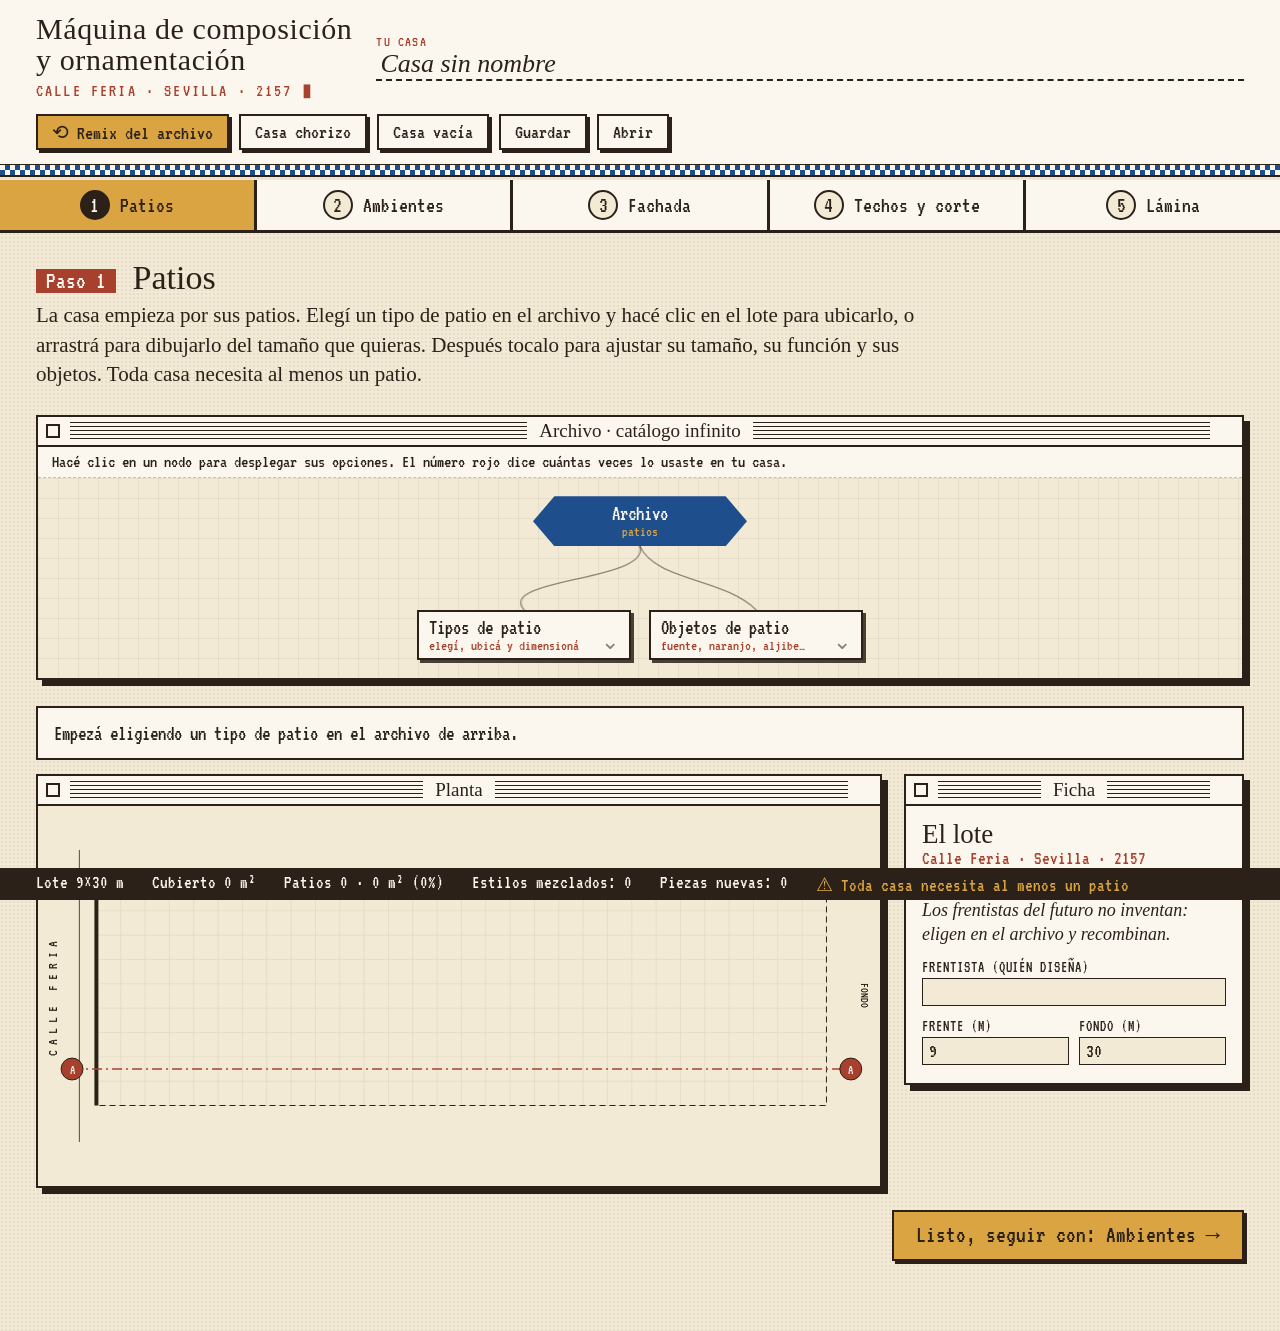
<file: index.html>
<!doctype html>
<html lang="es">
<head>
<meta charset="utf-8">
<meta name="viewport" content="width=device-width, initial-scale=1">
<title>Máquina de composición y ornamentación</title>
<link rel="preconnect" href="https://fonts.googleapis.com">
<link rel="preconnect" href="https://fonts.gstatic.com" crossorigin>
<link href="https://fonts.googleapis.com/css2?family=IM+Fell+English:ital@0;1&family=IM+Fell+English+SC&family=VT323&display=swap" rel="stylesheet">
<link rel="stylesheet" href="css/style.css?v=16">
</head>
<body>
<header class="topbar">
  <div class="logo">
    <h1>Máquina de composición<br>y ornamentación</h1>
    <small>calle Feria · Sevilla · 2157 <b class="cursor">▮</b></small>
  </div>
  <label class="nombre-casa">Tu casa<input id="nombre" class="nombre" spellcheck="false"></label>
  <div class="acciones">
    <button class="btn prim" id="b-remix" title="Arma una casa entera al azar: planta, corte y fachada">⟲ Remix del archivo</button>
    <button class="btn" id="b-original" title="Volver a la casa chorizo de partida">Casa chorizo</button>
    <button class="btn" id="b-nueva" title="Empezar con el lote vacío">Casa vacía</button>
    <button class="btn" id="b-guardar" title="Descargar la casa como archivo .json">Guardar</button>
    <button class="btn" id="b-abrir" title="Abrir una casa guardada">Abrir</button>
    <input type="file" id="f-abrir" accept=".json,application/json" hidden>
  </div>
</header>

<nav class="pasos" id="pasos">
  <button data-paso="patios"><i>1</i><span>Patios</span></button>
  <button data-paso="ambientes"><i>2</i><span>Ambientes</span></button>
  <button data-paso="fachada"><i>3</i><span>Fachada</span></button>
  <button data-paso="techos"><i>4</i><span>Techos y corte</span></button>
  <button data-paso="lamina"><i>5</i><span>Lámina</span></button>
</nav>

<main>
  <section class="intro">
    <h2 id="paso-titulo"></h2>
    <p id="paso-texto"></p>
  </section>

  <section class="win" id="archivo">
    <div class="win-title"><i class="box"></i><span>Archivo · catálogo infinito</span></div>
    <p class="win-ayuda">Hacé clic en un nodo para desplegar sus opciones. El número rojo dice cuántas veces lo usaste en tu casa.</p>
    <div class="estilos-elegidos" id="estilos-elegidos" hidden></div>
    <div class="archivo-mapa" id="archivo-mapa"></div>
  </section>

  <section class="exportar" id="exportar" hidden>
    <button class="btn prim grande" id="b-png">Descargar lámina (PNG)</button>
    <button class="btn grande" id="b-svg">Descargar dibujo (SVG)</button>
  </section>

  <section class="trabajo" id="trabajo">
    <div class="niveles" id="niveles" hidden></div>
    <div class="aviso" id="aviso"></div>
    <div class="mesa-grid">
      <section class="win mesa">
        <div class="win-title"><i class="box"></i><span id="mesa-titulo">Planta</span></div>
        <div class="stage" id="stage"></div>
      </section>
      <aside class="win ficha">
        <div class="win-title"><i class="box"></i><span>Ficha</span></div>
        <div class="ficha-body" id="ficha-body"></div>
      </aside>
    </div>
    <div class="siguiente"><button class="btn prim grande" id="b-siguiente"></button></div>
  </section>
</main>

<footer class="status" id="status"></footer>
<div id="toast" role="status"></div>
<script src="js/catalogo.js?v=16"></script>
<script src="js/archivo.js?v=16"></script>
<script src="js/app.js?v=16"></script>
</body>
</html>
</file>
<file: css/style.css>
/* Estética retro: catálogo de época + interfaz de computadora vieja.
   Papel, tinta, azulejo de Triana, albero y almagra. La página se scrollea: un paso por pantalla. */
:root {
  --tinta: #2b2118; --papel: #f3ead6; --cal: #fbf7ee; --albero: #d9a441; --almagra: #a8402e; --azul: #1f4e8c; --linea: #cdbf9f;
  --mono: 'VT323', 'Courier New', monospace; --serif: 'IM Fell English', Georgia, serif; --sc: 'IM Fell English SC', Georgia, serif;
  --gutter: clamp(14px, 3vw, 36px);
}
* { box-sizing: border-box; }
html { scroll-behavior: smooth; }
body {
  margin: 0; background: var(--papel); color: var(--tinta); font-family: var(--mono); font-size: 20px;
  background-image: radial-gradient(rgba(43, 33, 24, .07) 1px, transparent 1px); background-size: 4px 4px;
}
svg * { vector-effect: non-scaling-stroke; }
button { font: inherit; color: inherit; }
[hidden] { display: none !important; }

/* Barra superior */
.topbar { display: flex; align-items: center; gap: 14px 24px; flex-wrap: wrap; padding: 14px var(--gutter); background: var(--cal); border-bottom: 3px solid var(--tinta); position: relative; }
.topbar::after { content: ''; position: absolute; left: 0; right: 0; bottom: -13px; height: 10px; border-bottom: 2px solid var(--tinta);
  background: conic-gradient(var(--azul) 25%, var(--cal) 0 50%, var(--azul) 0 75%, var(--cal) 0) 0 0 / 10px 10px; }
.logo h1 { margin: 0 0 4px; font-family: var(--sc); font-weight: normal; font-size: 30px; line-height: 1.02; letter-spacing: .02em; }
.logo small { font-size: 18px; text-transform: uppercase; letter-spacing: .12em; color: var(--almagra); }
.cursor { animation: blink 1s steps(2) infinite; font-weight: normal; }
@keyframes blink { 50% { opacity: 0; } }
.nombre-casa { flex: 1; min-width: 220px; display: flex; flex-direction: column; font-size: 15px; text-transform: uppercase; letter-spacing: .08em; color: var(--almagra); }
.nombre { font-family: var(--serif); font-style: italic; font-size: 26px; color: var(--tinta); background: transparent; border: 0; border-bottom: 2px dashed var(--tinta); padding: 0 4px; outline: none; text-transform: none; letter-spacing: 0; }
.acciones { display: flex; gap: 10px; flex-wrap: wrap; }
.btn { font-family: var(--mono); font-size: 20px; padding: 4px 14px; background: var(--cal); border: 2px solid var(--tinta); box-shadow: 3px 3px 0 var(--tinta); cursor: pointer; }
.btn:hover { background: #fff6df; }
.btn:active { transform: translate(2px, 2px); box-shadow: 1px 1px 0 var(--tinta); }
.btn.prim { background: var(--albero); }
.btn.peligro { color: var(--almagra); }
.btn.grande { font-size: 24px; padding: 10px 22px; }

/* Pasos (quedan fijos arriba al scrollear) */
.pasos { position: sticky; top: 0; z-index: 20; display: flex; gap: 0; margin-top: 13px; background: var(--tinta); border-bottom: 3px solid var(--tinta); }
.pasos button { flex: 1; display: flex; align-items: center; justify-content: center; gap: 10px; padding: 10px 8px; background: var(--cal); border: 0; border-right: 3px solid var(--tinta); cursor: pointer; font-size: 22px; }
.pasos button:last-child { border-right: 0; }
.pasos button i { font-style: normal; width: 30px; height: 30px; line-height: 27px; border-radius: 50%; border: 2px solid var(--tinta); background: var(--papel); }
.pasos button:hover { background: #fff6df; }
.pasos button.on { background: var(--albero); }
.pasos button.on i { background: var(--tinta); color: var(--cal); }

main { padding: 26px var(--gutter) 70px; display: flex; flex-direction: column; gap: 26px; }

.intro h2 { margin: 0 0 4px; font-family: var(--sc); font-weight: normal; font-size: 34px; }
.intro h2 b { font-family: var(--mono); font-weight: normal; font-size: 24px; color: var(--cal); background: var(--almagra); padding: 0 10px; margin-right: 8px; vertical-align: middle; }
.intro p { margin: 0; max-width: 900px; font-family: var(--serif); font-size: 21px; line-height: 1.4; }

/* Ventanas tipo sistema operativo viejo */
.win { display: flex; flex-direction: column; background: var(--cal); border: 2px solid var(--tinta); box-shadow: 6px 6px 0 var(--tinta); min-width: 0; }
.win-title { position: relative; flex: none; height: 30px; display: flex; align-items: center; justify-content: center; border-bottom: 2px solid var(--tinta);
  padding: 5px 32px; background: repeating-linear-gradient(var(--tinta) 0 1px, transparent 1px 4px) content-box; }
.win-title span { background: var(--cal); padding: 0 12px; font-family: var(--sc); font-size: 19px; line-height: 20px; }
.win-title .box { position: absolute; left: 8px; top: 7px; width: 14px; height: 14px; border: 2px solid var(--tinta); background: var(--cal); }
.win-ayuda { margin: 0; padding: 6px 14px; border-bottom: 1px dashed var(--linea); font-size: 18px; }

/* Archivo: mapa de nodos (crece hacia abajo; si es muy ancho, se scrollea de costado) */
.archivo-mapa { overflow: hidden; background: var(--papel);
  background-image: linear-gradient(rgba(43,33,24,.06) 1px, transparent 1px), linear-gradient(90deg, rgba(43,33,24,.06) 1px, transparent 1px); background-size: 20px 20px; }
.mapa { position: relative; }
.lineas { position: absolute; inset: 0; pointer-events: none; }
.lineas path { fill: none; stroke: rgba(43, 33, 24, .4); stroke-width: 1.3; stroke-linecap: round; }
.lineas path.trazo { stroke-width: .8; opacity: .55; }
.lineas path.on { stroke: var(--almagra); stroke-width: 2.8; }
.lineas path.on.trazo { stroke-width: 1.2; opacity: .6; }
.nodo { position: absolute; display: flex; align-items: center; gap: 8px; padding: 4px 10px; text-align: left; background: var(--cal); border: 2px solid var(--tinta);
  box-shadow: 3px 3px 0 rgba(43, 33, 24, .85); cursor: pointer; transition: transform .08s; }
.nodo.nuevo { animation: aparece .25s ease-out both; }
@keyframes aparece { from { opacity: 0; transform: translateY(-10px); } }
.nodo:hover { background: #fff6df; transform: translate(-1px, -1px); }
.nodo .tx { display: flex; flex-direction: column; min-width: 0; flex: 1; }
.nodo .lb { font-size: 21px; line-height: 1; white-space: nowrap; overflow: hidden; text-overflow: ellipsis; }
.nodo .sb { font-size: 15px; line-height: 1.1; color: var(--almagra); white-space: nowrap; overflow: hidden; text-overflow: ellipsis; }
.nodo .mas { font-size: 22px; font-weight: normal; opacity: .55; align-self: flex-end; }
.nodo .th { flex: none; width: 58px; height: 62px; display: flex; align-items: center; justify-content: center; background: var(--papel); border: 1px dashed var(--linea); }
.nodo .th svg { width: 100%; height: 100%; }
.nodo.hoja .lb { font-family: var(--serif); font-size: 17px; line-height: 1.1; white-space: normal; display: -webkit-box; -webkit-line-clamp: 2; -webkit-box-orient: vertical; }
.nodo.hoja .sb { white-space: normal; display: -webkit-box; -webkit-line-clamp: 2; -webkit-box-orient: vertical; }
.nodo.on { background: var(--tinta); color: var(--cal); }
.nodo.on .sb { color: var(--albero); }
.nodo.raiz { justify-content: center; text-align: center; background: var(--azul); color: var(--cal);
  clip-path: polygon(10% 0, 90% 0, 100% 50%, 90% 100%, 10% 100%, 0 50%); border: 0; box-shadow: none; }
.nodo.raiz .sb { color: var(--albero); }
.nodo.armado { background: var(--albero); color: var(--tinta); outline: 3px dashed var(--almagra); outline-offset: 3px; }
.nodo.armado .sb { color: var(--tinta); }
.nodo.bloqueado { background: #dcd6cb; color: #9a9184; border-color: #a49b8e; box-shadow: none; cursor: not-allowed; filter: grayscale(1); }
.nodo.bloqueado .sb { color: #9a9184; }
.nodo.bloqueado:hover { transform: none; background: #dcd6cb; }
.nodo.elegido:not(.on) { background: #f6e3b4; box-shadow: 3px 3px 0 var(--almagra); }
.nodo.elegido .lb::before { content: '✓ '; color: var(--almagra); }
.nodo.on.elegido .lb::before { color: var(--albero); }
.lineas path.off { opacity: .25; }
.estilos-elegidos { display: flex; flex-wrap: wrap; align-items: center; gap: 8px 10px; padding: 8px 14px; border-bottom: 1px dashed var(--linea); background: #fbf2dc; font-size: 18px; }
.estilos-elegidos .chip { display: inline-flex; align-items: center; gap: 6px; padding: 1px 4px 1px 10px; border: 2px solid var(--tinta); background: var(--albero); font-size: 18px; cursor: pointer; }
.estilos-elegidos .chip b { font-weight: normal; color: var(--almagra); font-size: 20px; line-height: 1; }
.estilos-elegidos .afines { flex-basis: 100%; color: var(--almagra); font-size: 16px; }
.nodo .cnt { position: absolute; top: -10px; right: -10px; min-width: 22px; height: 22px; padding: 0 5px; border-radius: 11px; background: var(--almagra); color: var(--cal);
  font-style: normal; font-size: 17px; line-height: 20px; text-align: center; border: 1px solid var(--tinta); }

.exportar { display: flex; gap: 18px; flex-wrap: wrap; }
.siguiente { display: flex; justify-content: flex-end; margin-top: 8px; }
.niveles { display: flex; flex-wrap: wrap; align-items: center; gap: 10px; }
.niveles .niv-tit { font-family: var(--sc); font-size: 22px; margin-right: 6px; }
.niveles .btn.on { background: var(--tinta); color: var(--cal); }
.niveles .btn.mas { background: var(--albero); }
.niveles .btn.menos { color: var(--almagra); }

/* Mesa de trabajo */
.trabajo { scroll-margin-top: 64px; display: flex; flex-direction: column; gap: 14px; }
.aviso { display: flex; align-items: center; gap: 16px; padding: 10px 16px; border: 2px solid var(--tinta); background: var(--cal); font-size: 21px; min-height: 54px; }
.aviso span { flex: 1; }
.aviso.tool { background: var(--albero); box-shadow: 4px 4px 0 var(--almagra); }
.aviso.tool span::before { content: '▶ '; animation: blink 1s steps(2) infinite; }
.aviso.sel { background: #dfe7f1; border-color: var(--azul); }
.mesa-grid { display: grid; grid-template-columns: minmax(0, 1fr) 340px; gap: 22px; align-items: start; }
.stage { width: 100%; max-height: calc(100vh - 200px); min-height: 380px; background: var(--papel); }
.stage svg { display: block; width: 100%; height: 100%; touch-action: none; user-select: none; }
.ficha { position: sticky; top: 70px; max-height: calc(100vh - 90px); }
.ficha-body { overflow: auto; padding: 14px 16px 18px; }
.ftit { font-family: var(--sc); font-size: 27px; line-height: 1.05; }
.fep { color: var(--almagra); font-size: 19px; margin-bottom: 4px; }
.fthumb { height: 140px; display: flex; justify-content: center; margin-bottom: 8px; padding: 6px; border: 1.5px dashed var(--linea); background: var(--papel); }
.fthumb svg { height: 100%; width: 100%; }
.techo-ficha { height: 90px; margin-top: 4px; border: 1.5px dashed var(--linea); background: var(--papel); }
.techo-ficha svg { width: 100%; height: 100%; }
.desc { font-family: var(--serif); font-style: italic; font-size: 18px; line-height: 1.35; margin: 6px 0 10px; }
.ficha-body label { display: block; margin-top: 12px; font-size: 16px; text-transform: uppercase; letter-spacing: .06em; }
.ficha-body label output { float: right; text-transform: none; color: var(--almagra); font-size: 18px; }
.ficha-body input[type=text], .ficha-body input[type=number], .ficha-body select {
  display: block; width: 100%; margin-top: 3px; font-family: var(--mono); font-size: 20px; color: var(--tinta); background: var(--papel); border: 1.5px solid var(--tinta); padding: 3px 6px; }
.ficha-body input[type=range] { width: 100%; accent-color: var(--almagra); }
.row { display: grid; grid-template-columns: 1fr 1fr; gap: 10px; }
.swatches { display: flex; gap: 8px; flex-wrap: wrap; margin-top: 6px; }
.sw { width: 38px; height: 38px; border: 2px solid var(--tinta); cursor: pointer; padding: 0; }
.sw.on { outline: 3px solid var(--azul); outline-offset: 2px; }
.acts { display: flex; flex-wrap: wrap; gap: 10px; margin-top: 16px; }
.acts .btn { font-size: 18px; padding: 3px 12px; }
.objs { list-style: none; margin: 4px 0 0; padding: 0; }
.objs li { display: flex; justify-content: space-between; align-items: center; border-bottom: 1px dashed var(--linea); padding: 3px 0; }
.objs li button { border: 0; background: none; color: var(--almagra); font-size: 24px; cursor: pointer; line-height: 1; }
.objs .vacio { font-family: var(--serif); font-style: italic; font-size: 16px; }

/* Estado y avisos */
.status { position: fixed; left: 0; right: 0; bottom: 0; z-index: 20; display: flex; flex-wrap: wrap; gap: 4px 28px; padding: 5px var(--gutter); background: var(--tinta); color: var(--cal); font-size: 19px; }
.warn { color: var(--albero); animation: blink 1s steps(2) infinite; }
#toast { position: fixed; bottom: 56px; left: 50%; z-index: 30; transform: translate(-50%, 16px); opacity: 0; pointer-events: none; transition: .2s;
  background: var(--tinta); color: var(--cal); padding: 8px 18px; border: 2px solid var(--albero); box-shadow: 4px 4px 0 var(--almagra); font-size: 20px; max-width: 90vw; }
#toast.show { opacity: 1; transform: translate(-50%, 0); }

@media (max-width: 980px) {
  .mesa-grid { grid-template-columns: 1fr; }
  .ficha { position: static; max-height: none; }
  .stage { max-height: 75vh; min-height: 320px; }
  .pasos button span { font-size: 18px; }
}
@media (max-width: 600px) {
  .pasos button span { display: none; }
}
</file>
